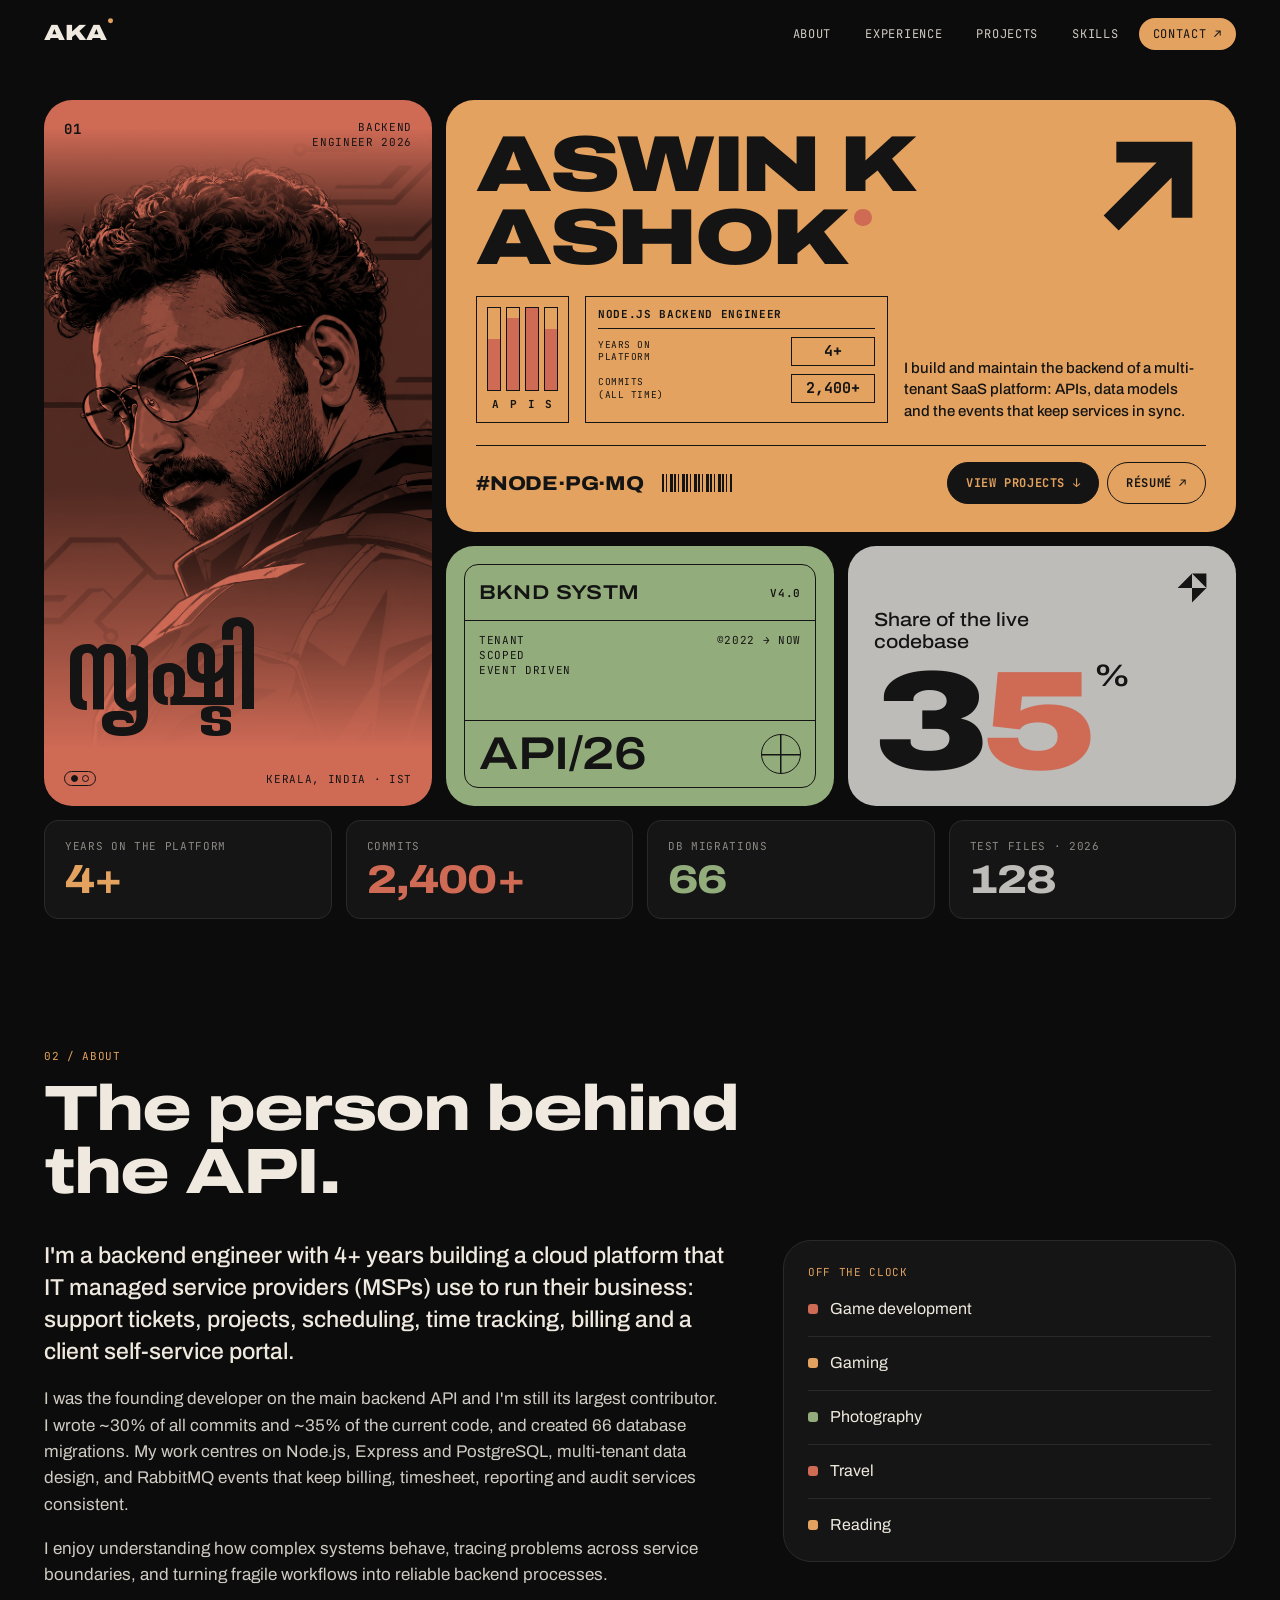
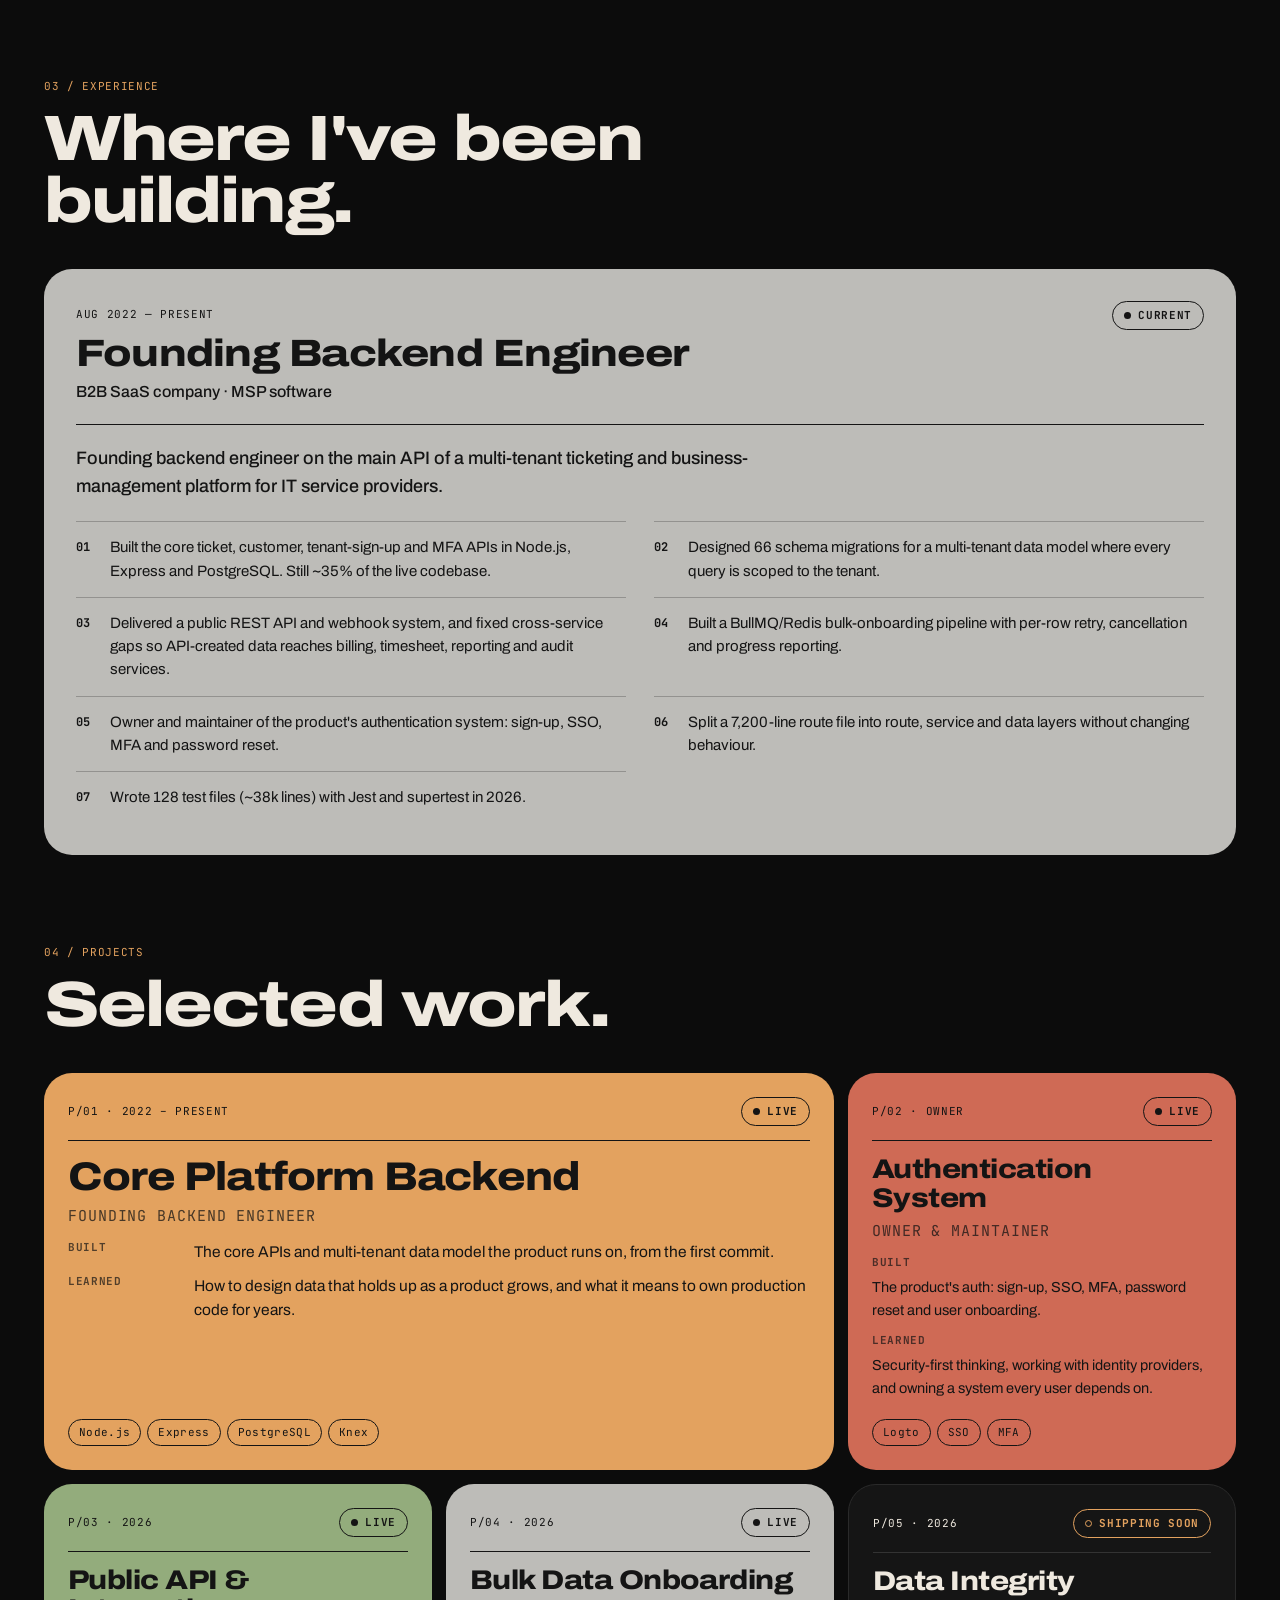
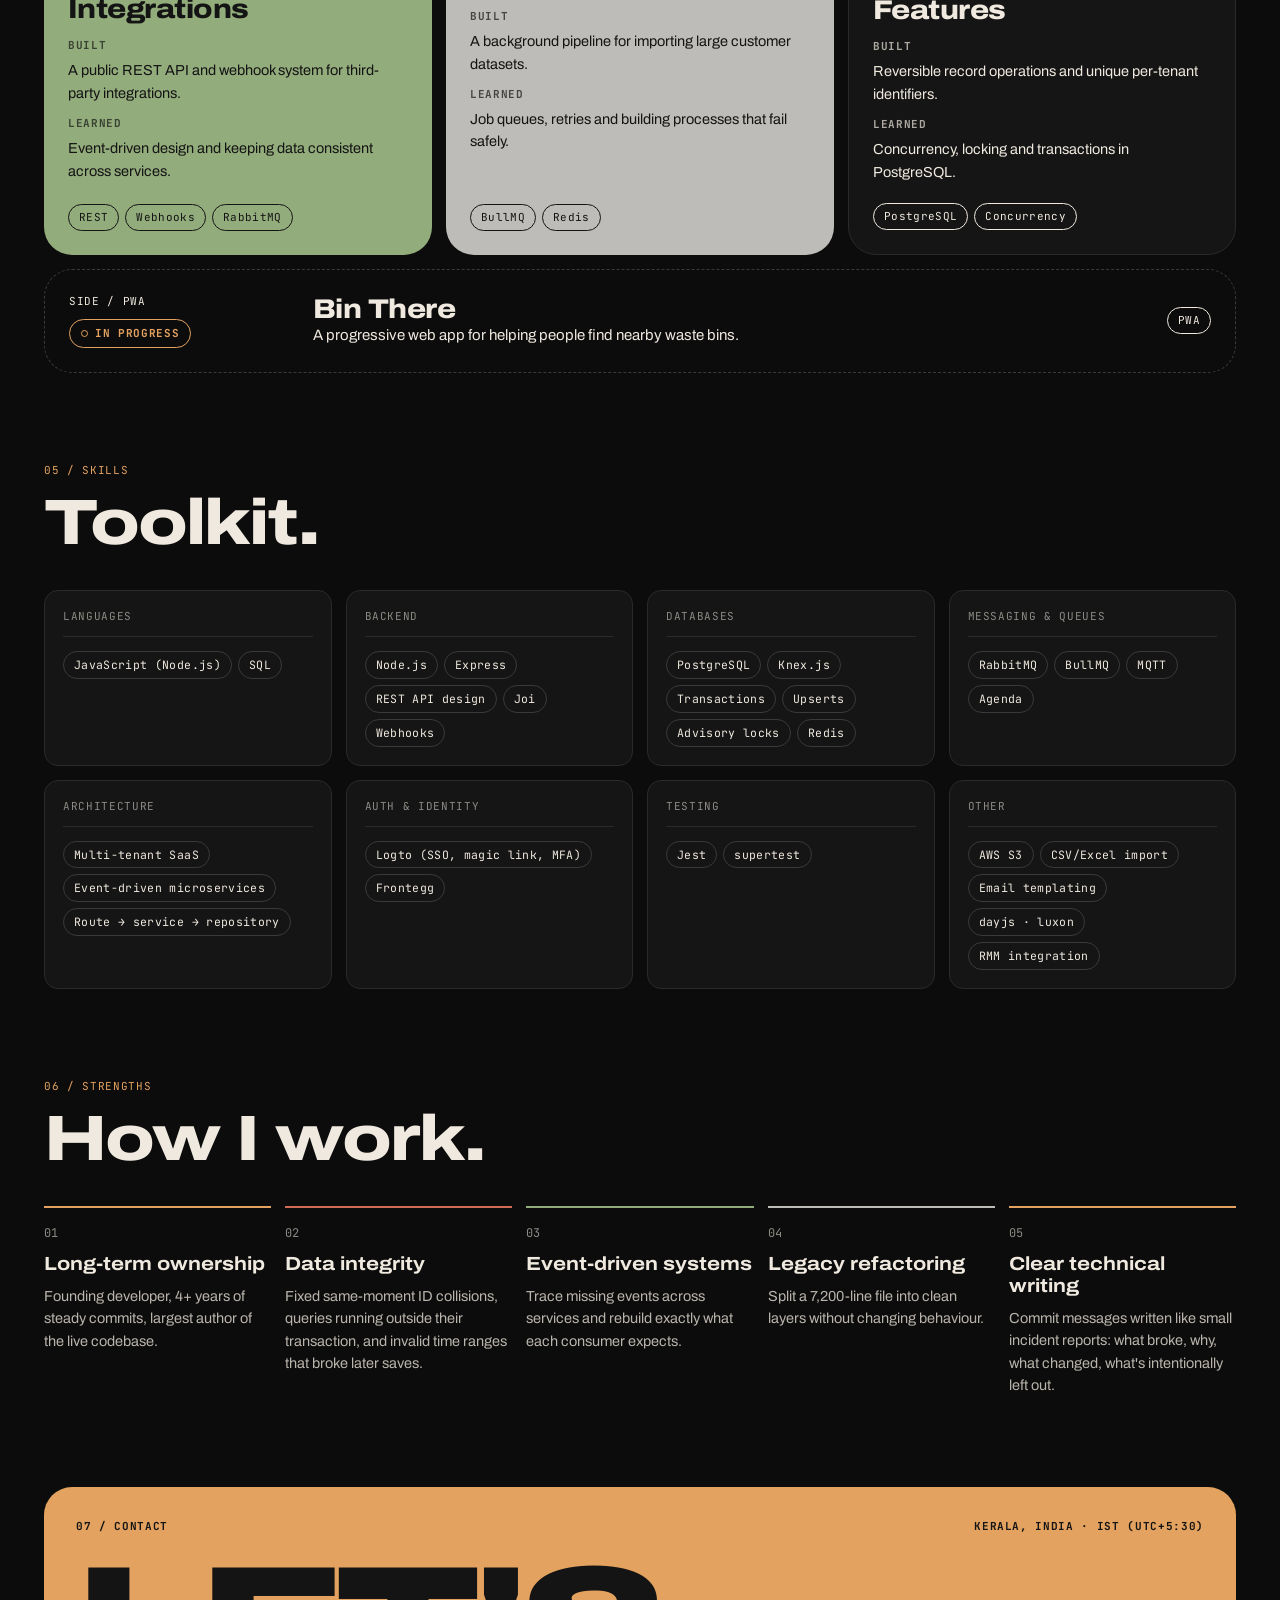
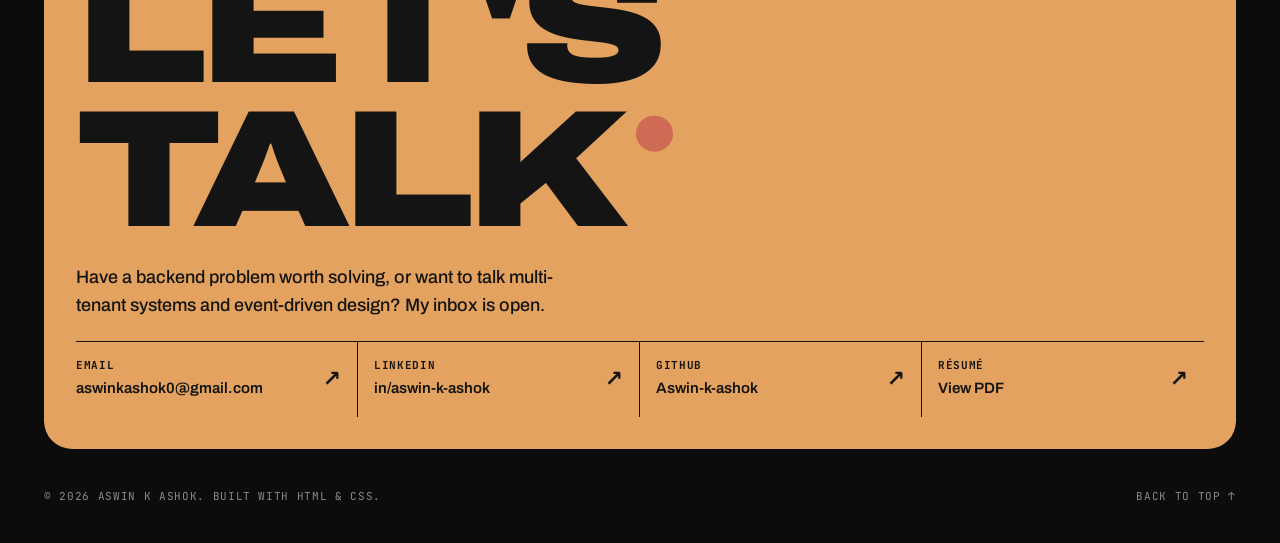
<file: index.html>
<!DOCTYPE html>
<html lang="en" class="no-js">

<head>
    <meta charset="UTF-8">
    <meta name="viewport" content="width=device-width, initial-scale=1.0">
    <title>Aswin K Ashok — Node.js Backend Engineer</title>
    <meta name="description"
        content="Aswin K Ashok is a Node.js backend engineer with 4+ years of experience building multi-tenant SaaS platforms, APIs, PostgreSQL data models and event-driven services.">
    <meta name="theme-color" content="#0c0c0c">
    <link rel="icon"
        href="data:image/svg+xml,%3Csvg xmlns='http://www.w3.org/2000/svg' viewBox='0 0 64 64'%3E%3Crect width='64' height='64' rx='14' fill='%23E3A25F'/%3E%3Ctext x='50%25' y='56%25' text-anchor='middle' dominant-baseline='middle' font-family='Arial Black,Arial' font-weight='900' font-size='30' fill='%23141414'%3EAK%3C/text%3E%3C/svg%3E">
    <link rel="preconnect" href="https://fonts.googleapis.com">
    <link rel="preconnect" href="https://fonts.gstatic.com" crossorigin>
    <link
        href="https://fonts.googleapis.com/css2?family=Archivo:wdth,wght@62..125,300..900&family=JetBrains+Mono:wght@400;500;700&family=Anek+Malayalam:wdth,wght@75..125,800&display=swap"
        rel="stylesheet">
    <link rel="stylesheet" href="style.css">
</head>

<body>

    <!-- ============ NAV ============ -->
    <header class="nav" id="top">
        <div class="wrap nav__inner">
            <a href="#hero" class="nav__logo">AKA<span class="dot"></span></a>
            <nav aria-label="Primary">
                <ul class="nav__menu" id="nav-menu">
                    <li><a href="#about">About</a></li>
                    <li><a href="#experience">Experience</a></li>
                    <li><a href="#projects">Projects</a></li>
                    <li><a href="#skills">Skills</a></li>
                    <li><a href="#contact" class="nav__cta">Contact ↗</a></li>
                </ul>
            </nav>
            <button class="nav__toggle" aria-label="Toggle menu" aria-expanded="false" aria-controls="nav-menu">
                <span></span><span></span>
            </button>
        </div>
    </header>

    <main>

        <!-- ============ HERO (bento) ============ --->
        <section class="hero wrap" id="hero">
            <div class="bento">

                <!-- Photo card -->
                <article class="card card--red hero__photo reveal">
                    <div class="card__meta">
                        <span class="mono">01</span>
                        <span class="mono right">Backend<br>Engineer 2026</span>
                    </div>
                    <img src="profile_pic.png" alt="Portrait of Aswin K Ashok" class="duotone">
                    <div class="glyph" lang="ml" aria-hidden="true">സൃഷ്ടി</div>
                    <div class="card__foot">
                        <span class="pill-dots"><i></i><i></i></span>
                        <span class="mono">Kerala, India · IST</span>
                    </div>
                </article>

                <!-- Name card -->
                <article class="card card--orange hero__name reveal">
                    <div class="hero__top">
                        <h1 class="wordmark">ASWIN K<br>ASHOK<span class="dot dot--red"></span></h1>
                        <svg class="arrow" viewBox="0 0 100 100" aria-hidden="true">
                            <path d="M22 12 H88 V78 H70 V43 L24 89 L11 76 L57 30 H22 Z" />
                        </svg>
                    </div>

                    <div class="hero__mid">
                        <div class="gauge" aria-hidden="true">
                            <div class="gauge__bars">
                                <span style="--h:62%"></span><span style="--h:88%"></span><span
                                    style="--h:100%"></span><span style="--h:74%"></span>
                            </div>
                            <div class="gauge__labels mono"><span>A</span><span>P</span><span>I</span><span>S</span>
                            </div>
                        </div>
                        <div class="readout">
                            <div class="readout__head mono">NODE.JS BACKEND ENGINEER</div>
                            <div class="readout__row">
                                <span class="mono">YEARS ON<br>PLATFORM</span>
                                <span class="readout__val">4+</span>
                            </div>
                            <div class="readout__row">
                                <span class="mono">COMMITS<br>(ALL TIME)</span>
                                <span class="readout__val">2,400+</span>
                            </div>
                        </div>
                        <p class="hero__tagline">I build and maintain the backend of a multi-tenant SaaS platform:
                            APIs, data models and the events that keep services in sync.</p>
                    </div>

                    <div class="hero__bottom">
                        <span class="code">#NODE·PG·MQ</span>
                        <span class="barcode" aria-hidden="true"></span>
                        <div class="hero__ctas">
                            <a href="#projects" class="btn btn--dark">View Projects ↓</a>
                            <a href="Aswin-K-Ashok-Resume.pdf"
                                class="btn btn--line" target="_blank" rel="noopener">Résumé ↗</a>
                        </div>
                    </div>
                </article>

                <!-- System card -->
                <a href="#experience" class="card card--green hero__sys reveal">
                    <div class="sys__panel">
                        <div class="sys__title">
                            <span>BKND SYSTM</span>
                            <span class="mono">v4.0</span>
                        </div>
                        <div class="sys__body">
                            <span class="mono">TENANT<br>SCOPED<br>EVENT DRIVEN</span>
                            <span class="mono">©2022 → NOW</span>
                        </div>
                        <div class="sys__foot">
                            <span class="sys__big">API/26</span>
                            <span class="sys__icon" aria-hidden="true"></span>
                        </div>
                    </div>
                </a>

                <!-- Number card -->
                <article class="card card--grey hero__num reveal">
                    <svg class="mark" viewBox="0 0 40 40" aria-hidden="true">
                        <path d="M20 4 L36 4 L36 20 Z M4 20 L20 4 L20 20 Z M20 20 L36 20 L20 36 Z" />
                    </svg>
                    <p class="num__label">Share of the live<br>codebase</p>
                    <div class="num__big">3<span>5</span><sup>%</sup></div>
                </article>
            </div>
        </section>

        <!-- ============ STATS ============ -->
        <section class="stats wrap" id="stats" aria-label="Key numbers">
            <div class="stat reveal"><span class="mono">YEARS ON THE PLATFORM</span><strong>4+</strong></div>
            <div class="stat reveal"><span class="mono">COMMITS</span><strong>2,400+</strong></div>
            <div class="stat reveal"><span class="mono">DB MIGRATIONS</span><strong>66</strong></div>
            <div class="stat reveal"><span class="mono">TEST FILES · 2026</span><strong>128</strong></div>
        </section>

        <!-- ============ ABOUT ============ -->
        <section class="section wrap" id="about">
            <header class="section__head reveal">
                <span class="mono tag">02 / ABOUT</span>
                <h2>The person behind<br>the API.</h2>
            </header>
            <div class="about">
                <div class="about__text reveal">
                    <p class="lead">I'm a backend engineer with 4+ years building a cloud platform that IT managed
                        service providers (MSPs) use to run their business: support tickets, projects, scheduling,
                        time tracking, billing and a client self-service portal.</p>
                    <p>I was the founding developer on the main backend API and I'm still its largest contributor. I
                        wrote ~30% of all commits and ~35% of the current code, and created 66 database migrations.
                        My work centres on Node.js, Express and PostgreSQL, multi-tenant data design, and RabbitMQ
                        events that keep billing, timesheet, reporting and audit services consistent.</p>
                    <p>I enjoy understanding how complex systems behave, tracing problems across service
                        boundaries, and turning fragile workflows into reliable backend processes.</p>
                </div>
                <aside class="card card--dark about__side reveal">
                    <span class="mono tag">OFF THE CLOCK</span>
                    <ul class="interests">
                        <li><span class="sq sq--red"></span>Game development</li>
                        <li><span class="sq sq--orange"></span>Gaming</li>
                        <li><span class="sq sq--green"></span>Photography</li>
                        <li><span class="sq sq--red"></span>Travel</li>
                        <li><span class="sq sq--orange"></span>Reading</li>
                    </ul>
                </aside>
            </div>
        </section>

        <!-- ============ EXPERIENCE ============ -->
        <section class="section wrap" id="experience">
            <header class="section__head reveal">
                <span class="mono tag">03 / EXPERIENCE</span>
                <h2>Where I've been<br>building.</h2>
            </header>

            <article class="card card--grey job reveal">
                <div class="job__head">
                    <div>
                        <span class="mono">AUG 2022 — PRESENT</span>
                        <h3>Founding Backend Engineer</h3>
                        <p class="job__co">B2B SaaS company · MSP software</p>
                    </div>
                    <span class="badge"><i></i>Current</span>
                </div>
                <p class="job__summary">Founding backend engineer on the main API of a multi-tenant ticketing and
                    business-management platform for IT service providers.</p>
                <ol class="job__list">
                    <li>Built the core ticket, customer, tenant-sign-up and MFA APIs in Node.js, Express and
                        PostgreSQL. Still ~35% of the live codebase.</li>
                    <li>Designed 66 schema migrations for a multi-tenant data model where every query is scoped to
                        the tenant.</li>
                    <li>Delivered a public REST API and webhook system, and fixed cross-service gaps so API-created
                        data reaches billing, timesheet, reporting and audit services.</li>
                    <li>Built a BullMQ/Redis bulk-onboarding pipeline with per-row retry, cancellation and progress
                        reporting.</li>
                    <li>Owner and maintainer of the product's authentication system: sign-up, SSO, MFA and password reset.</li>
                    <li>Split a 7,200-line route file into route, service and data layers without changing
                        behaviour.</li>
                    <li>Wrote 128 test files (~38k lines) with Jest and supertest in 2026.</li>
                </ol>
            </article>
        </section>

        <!-- ============ PROJECTS ============ -->
        <section class="section wrap" id="projects">
            <header class="section__head reveal">
                <span class="mono tag">04 / PROJECTS</span>
                <h2>Selected work.</h2>
            </header>

            <div class="projects">

                <article class="card card--orange proj proj--wide reveal">
                    <div class="proj__meta">
                        <span class="mono">P/01 · 2022 – PRESENT</span>
                        <span class="badge"><i></i>Live</span>
                    </div>
                    <h3>Core Platform Backend</h3>
                    <p class="proj__role mono">Founding backend engineer</p>
                    <dl>
                        <dt class="mono">Built</dt>
                        <dd>The core APIs and multi-tenant data model the product runs on, from the first commit.</dd>
                        <dt class="mono">Learned</dt>
                        <dd>How to design data that holds up as a product grows, and what it means to own production
                            code for years.</dd>
                    </dl>
                    <ul class="tags">
                        <li>Node.js</li><li>Express</li><li>PostgreSQL</li><li>Knex</li>
                    </ul>
                </article>

                <article class="card card--red proj reveal">
                    <div class="proj__meta">
                        <span class="mono">P/02 · OWNER</span>
                        <span class="badge"><i></i>Live</span>
                    </div>
                    <h3>Authentication System</h3>
                    <p class="proj__role mono">Owner &amp; maintainer</p>
                    <dl>
                        <dt class="mono">Built</dt>
                        <dd>The product's auth: sign-up, SSO, MFA, password reset and user onboarding.</dd>
                        <dt class="mono">Learned</dt>
                        <dd>Security-first thinking, working with identity providers, and owning a system every user
                            depends on.</dd>
                    </dl>
                    <ul class="tags">
                        <li>Logto</li><li>SSO</li><li>MFA</li>
                    </ul>
                </article>

                <article class="card card--green proj reveal">
                    <div class="proj__meta">
                        <span class="mono">P/03 · 2026</span>
                        <span class="badge"><i></i>Live</span>
                    </div>
                    <h3>Public API &amp; Integrations</h3>
                    <dl>
                        <dt class="mono">Built</dt>
                        <dd>A public REST API and webhook system for third-party integrations.</dd>
                        <dt class="mono">Learned</dt>
                        <dd>Event-driven design and keeping data consistent across services.</dd>
                    </dl>
                    <ul class="tags">
                        <li>REST</li><li>Webhooks</li><li>RabbitMQ</li>
                    </ul>
                </article>

                <article class="card card--grey proj reveal">
                    <div class="proj__meta">
                        <span class="mono">P/04 · 2026</span>
                        <span class="badge"><i></i>Live</span>
                    </div>
                    <h3>Bulk Data Onboarding</h3>
                    <dl>
                        <dt class="mono">Built</dt>
                        <dd>A background pipeline for importing large customer datasets.</dd>
                        <dt class="mono">Learned</dt>
                        <dd>Job queues, retries and building processes that fail safely.</dd>
                    </dl>
                    <ul class="tags">
                        <li>BullMQ</li><li>Redis</li>
                    </ul>
                </article>

                <article class="card card--dark proj reveal">
                    <div class="proj__meta">
                        <span class="mono">P/05 · 2026</span>
                        <span class="badge badge--wip"><i></i>Shipping soon</span>
                    </div>
                    <h3>Data Integrity Features</h3>
                    <dl>
                        <dt class="mono">Built</dt>
                        <dd>Reversible record operations and unique per-tenant identifiers.</dd>
                        <dt class="mono">Learned</dt>
                        <dd>Concurrency, locking and transactions in PostgreSQL.</dd>
                    </dl>
                    <ul class="tags">
                        <li>PostgreSQL</li><li>Concurrency</li>
                    </ul>
                </article>

                <article class="card card--outline proj proj--side reveal">
                    <div class="proj__meta">
                        <span class="mono">SIDE / PWA</span>
                        <span class="badge badge--wip"><i></i>In progress</span>
                    </div>
                    <div>
                        <h3>Bin There</h3>
                        <p>A progressive web app for helping people find nearby waste bins.</p>
                    </div>
                    <ul class="tags">
                        <li>PWA</li>
                    </ul>
                </article>
            </div>
        </section>

        <!-- ============ SKILLS ============ -->
        <section class="section wrap" id="skills">
            <header class="section__head reveal">
                <span class="mono tag">05 / SKILLS</span>
                <h2>Toolkit.</h2>
            </header>

            <div class="skills">
                <div class="skill reveal"><span class="mono">Languages</span>
                    <ul class="tags"><li>JavaScript (Node.js)</li><li>SQL</li></ul>
                </div>
                <div class="skill reveal"><span class="mono">Backend</span>
                    <ul class="tags"><li>Node.js</li><li>Express</li><li>REST API design</li><li>Joi</li><li>Webhooks</li></ul>
                </div>
                <div class="skill reveal"><span class="mono">Databases</span>
                    <ul class="tags"><li>PostgreSQL</li><li>Knex.js</li><li>Transactions</li><li>Upserts</li><li>Advisory locks</li><li>Redis</li></ul>
                </div>
                <div class="skill reveal"><span class="mono">Messaging &amp; Queues</span>
                    <ul class="tags"><li>RabbitMQ</li><li>BullMQ</li><li>MQTT</li><li>Agenda</li></ul>
                </div>
                <div class="skill reveal"><span class="mono">Architecture</span>
                    <ul class="tags"><li>Multi-tenant SaaS</li><li>Event-driven microservices</li><li>Route → service → repository</li></ul>
                </div>
                <div class="skill reveal"><span class="mono">Auth &amp; Identity</span>
                    <ul class="tags"><li>Logto (SSO, magic link, MFA)</li><li>Frontegg</li></ul>
                </div>
                <div class="skill reveal"><span class="mono">Testing</span>
                    <ul class="tags"><li>Jest</li><li>supertest</li></ul>
                </div>
                <div class="skill reveal"><span class="mono">Other</span>
                    <ul class="tags"><li>AWS S3</li><li>CSV/Excel import</li><li>Email templating</li><li>dayjs · luxon</li><li>RMM integration</li></ul>
                </div>
            </div>
        </section>

        <!-- ============ HIGHLIGHTS ============ -->
        <section class="section wrap" id="highlights">
            <header class="section__head reveal">
                <span class="mono tag">06 / STRENGTHS</span>
                <h2>How I work.</h2>
            </header>
            <div class="highlights">
                <div class="hl reveal"><span class="hl__n">01</span>
                    <h3>Long-term ownership</h3>
                    <p>Founding developer, 4+ years of steady commits, largest author of the live codebase.</p>
                </div>
                <div class="hl reveal"><span class="hl__n">02</span>
                    <h3>Data integrity</h3>
                    <p>Fixed same-moment ID collisions, queries running outside their transaction, and invalid time
                        ranges that broke later saves.</p>
                </div>
                <div class="hl reveal"><span class="hl__n">03</span>
                    <h3>Event-driven systems</h3>
                    <p>Trace missing events across services and rebuild exactly what each consumer expects.</p>
                </div>
                <div class="hl reveal"><span class="hl__n">04</span>
                    <h3>Legacy refactoring</h3>
                    <p>Split a 7,200-line file into clean layers without changing behaviour.</p>
                </div>
                <div class="hl reveal"><span class="hl__n">05</span>
                    <h3>Clear technical writing</h3>
                    <p>Commit messages written like small incident reports: what broke, why, what changed, what's
                        intentionally left out.</p>
                </div>
            </div>
        </section>

        <!-- ============ CONTACT ============ -->
        <section class="section wrap" id="contact">
            <div class="card card--orange contact reveal">
                <div class="contact__top">
                    <span class="mono">07 / CONTACT</span>
                    <span class="mono">KERALA, INDIA · IST (UTC+5:30)</span>
                </div>
                <h2 class="contact__title">LET'S<br>TALK<span class="dot dot--red"></span></h2>
                <p class="contact__blurb">Have a backend problem worth solving, or want to talk multi-tenant
                    systems and event-driven design? My inbox is open.</p>
                <div class="contact__links">
                    <a href="mailto:aswinkashok0@gmail.com" class="clink">
                        <span class="mono">EMAIL</span><span>aswinkashok0@gmail.com</span><b>↗</b>
                    </a>
                    <a href="https://www.linkedin.com/in/aswin-k-ashok/" target="_blank" rel="noopener" class="clink">
                        <span class="mono">LINKEDIN</span><span>in/aswin-k-ashok</span><b>↗</b>
                    </a>
                    <a href="https://github.com/Aswin-k-ashok" target="_blank" rel="noopener" class="clink">
                        <span class="mono">GITHUB</span><span>Aswin-k-ashok</span><b>↗</b>
                    </a>
                    <a href="Aswin-K-Ashok-Resume.pdf"
                        target="_blank" rel="noopener" class="clink">
                        <span class="mono">RÉSUMÉ</span><span>View PDF</span><b>↗</b>
                    </a>
                </div>
            </div>
        </section>

    </main>

    <footer class="footer wrap">
        <span class="mono">© 2026 Aswin K Ashok. Built with HTML &amp; CSS.</span>
        <a href="#hero" class="mono">Back to top ↑</a>
    </footer>

    <script src="script.js"></script>
</body>

</html>
</file>
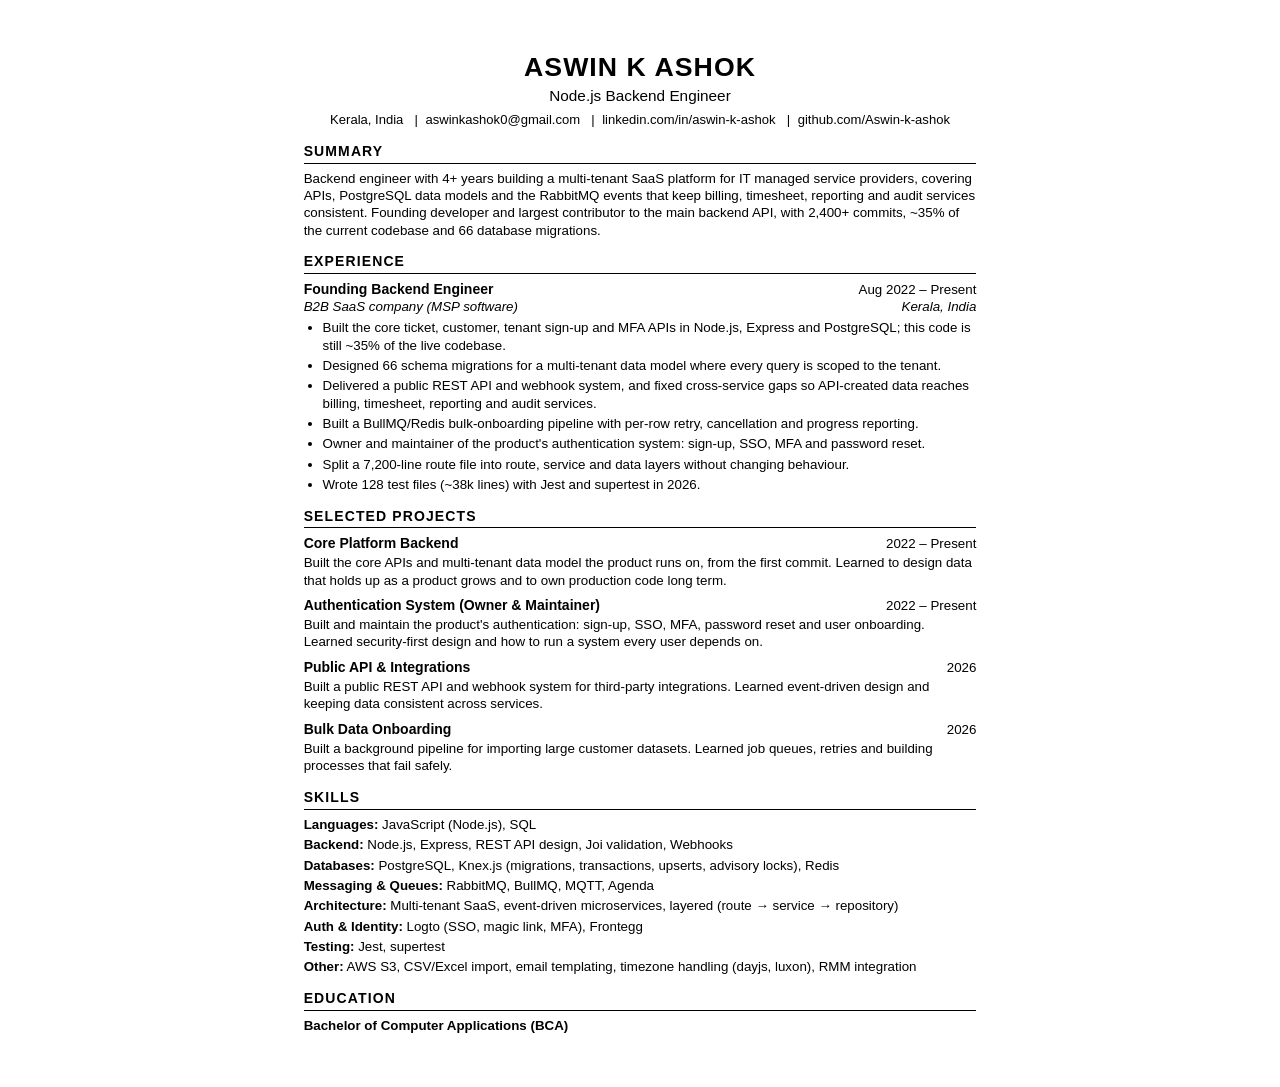
<file: resume.html>
<!DOCTYPE html>
<html lang="en">

<head>
    <meta charset="UTF-8">
    <meta name="viewport" content="width=device-width, initial-scale=1.0">
    <title>Aswin K Ashok — Résumé</title>
    <style>
        @page {
            size: A4;
            margin: 12mm 15mm;
        }

        * {
            margin: 0;
            padding: 0;
            box-sizing: border-box;
        }

        body {
            font-family: Calibri, "Segoe UI", Arial, Helvetica, sans-serif;
            font-size: 10pt;
            line-height: 1.3;
            color: #000;
            background: #fff;
        }

        .page {
            max-width: 178mm;
            margin: 0 auto;
        }

        @media screen {
            body { padding: 14mm 0; }
        }

        a {
            color: #000;
            text-decoration: none;
        }

        header {
            text-align: center;
            margin-bottom: 3mm;
        }

        h1 {
            font-size: 20pt;
            font-weight: 700;
            letter-spacing: 0.04em;
            line-height: 1.1;
        }

        .title {
            font-size: 11.5pt;
            margin-top: 1mm;
        }

        .contact {
            margin-top: 1.5mm;
            font-size: 9.8pt;
        }

        .contact span + span::before {
            content: "|";
            margin: 0 2mm;
        }

        h2 {
            font-size: 10.5pt;
            font-weight: 700;
            text-transform: uppercase;
            letter-spacing: 0.08em;
            border-bottom: 1px solid #000;
            padding-bottom: 0.6mm;
            margin: 3.6mm 0 1.6mm;
        }

        .row {
            display: flex;
            justify-content: space-between;
            align-items: baseline;
            gap: 4mm;
        }

        h3 {
            font-size: 10.5pt;
            font-weight: 700;
        }

        .meta {
            font-style: italic;
        }

        ul {
            margin: 1mm 0 0 5mm;
        }

        li {
            margin-bottom: 0.8mm;
        }

        .item {
            margin-bottom: 2mm;
        }

        .item p {
            margin-top: 0.4mm;
        }

        .skills p {
            margin-bottom: 0.8mm;
        }
    </style>
</head>

<body>
    <div class="page">

        <header>
            <h1>ASWIN K ASHOK</h1>
            <div class="title">Node.js Backend Engineer</div>
            <div class="contact">
                <span>Kerala, India</span>
                <span><a href="mailto:aswinkashok0@gmail.com">aswinkashok0@gmail.com</a></span>
                <span><a href="https://www.linkedin.com/in/aswin-k-ashok/">linkedin.com/in/aswin-k-ashok</a></span>
                <span><a href="https://github.com/Aswin-k-ashok">github.com/Aswin-k-ashok</a></span>
            </div>
        </header>

        <h2>Summary</h2>
        <p>Backend engineer with 4+ years building a multi-tenant SaaS platform for IT managed service providers,
            covering APIs, PostgreSQL data models and the RabbitMQ events that keep billing, timesheet, reporting and
            audit services consistent. Founding developer and largest contributor to the main backend API, with
            2,400+ commits, ~35% of the current codebase and 66 database migrations.</p>

        <h2>Experience</h2>
        <div class="item">
            <div class="row">
                <h3>Founding Backend Engineer</h3>
                <span>Aug 2022 – Present</span>
            </div>
            <div class="row">
                <span class="meta">B2B SaaS company (MSP software)</span>
                <span class="meta">Kerala, India</span>
            </div>
            <ul>
                <li>Built the core ticket, customer, tenant sign-up and MFA APIs in Node.js, Express and PostgreSQL;
                    this code is still ~35% of the live codebase.</li>
                <li>Designed 66 schema migrations for a multi-tenant data model where every query is scoped to the
                    tenant.</li>
                <li>Delivered a public REST API and webhook system, and fixed cross-service gaps so API-created data
                    reaches billing, timesheet, reporting and audit services.</li>
                <li>Built a BullMQ/Redis bulk-onboarding pipeline with per-row retry, cancellation and progress
                    reporting.</li>
                <li>Owner and maintainer of the product's authentication system: sign-up, SSO, MFA and password reset.</li>
                <li>Split a 7,200-line route file into route, service and data layers without changing behaviour.
                </li>
                <li>Wrote 128 test files (~38k lines) with Jest and supertest in 2026.</li>
            </ul>
        </div>

        <h2>Selected Projects</h2>
        <div class="item">
            <div class="row">
                <h3>Core Platform Backend</h3>
                <span>2022 – Present</span>
            </div>
            <p>Built the core APIs and multi-tenant data model the product runs on, from the first commit. Learned
                to design data that holds up as a product grows and to own production code long term.</p>
        </div>
        <div class="item">
            <div class="row">
                <h3>Authentication System (Owner &amp; Maintainer)</h3>
                <span>2022 – Present</span>
            </div>
            <p>Built and maintain the product's authentication: sign-up, SSO, MFA, password reset and user
                onboarding. Learned security-first design and how to run a system every user depends on.</p>
        </div>
        <div class="item">
            <div class="row">
                <h3>Public API &amp; Integrations</h3>
                <span>2026</span>
            </div>
            <p>Built a public REST API and webhook system for third-party integrations. Learned event-driven design
                and keeping data consistent across services.</p>
        </div>
        <div class="item">
            <div class="row">
                <h3>Bulk Data Onboarding</h3>
                <span>2026</span>
            </div>
            <p>Built a background pipeline for importing large customer datasets. Learned job queues, retries and
                building processes that fail safely.</p>
        </div>

        <h2>Skills</h2>
        <div class="skills">
            <p><b>Languages:</b> JavaScript (Node.js), SQL</p>
            <p><b>Backend:</b> Node.js, Express, REST API design, Joi validation, Webhooks</p>
            <p><b>Databases:</b> PostgreSQL, Knex.js (migrations, transactions, upserts, advisory locks), Redis</p>
            <p><b>Messaging &amp; Queues:</b> RabbitMQ, BullMQ, MQTT, Agenda</p>
            <p><b>Architecture:</b> Multi-tenant SaaS, event-driven microservices, layered (route → service →
                repository)</p>
            <p><b>Auth &amp; Identity:</b> Logto (SSO, magic link, MFA), Frontegg</p>
            <p><b>Testing:</b> Jest, supertest</p>
            <p><b>Other:</b> AWS S3, CSV/Excel import, email templating, timezone handling (dayjs, luxon), RMM
                integration</p>
        </div>

        <h2>Education</h2>
        <p><b>Bachelor of Computer Applications (BCA)</b></p>

    </div>
</body>

</html>
</file>
<file: style.css>
/* =========================================================
   Aswin K Ashok — portfolio
   Retro-cyberpunk bento: black canvas, warm panel colours,
   wide grotesk display type + mono micro-labels.
   ========================================================= */

/* Uroob by Swathanthra Malayalam Computing (SIL OFL) */
@font-face {
    font-family: "Uroob";
    src: url("fonts/Uroob-Regular.woff2") format("woff2");
    font-weight: 400;
    font-display: swap;
}

:root {
    --bg: #0c0c0c;
    --bg-2: #151515;
    --line-dark: #2a2a2a;
    --ink: #141414;
    --paper: #efe9df;
    --muted: #8d8a85;

    --red: #cf6a55;
    --orange: #e3a25f;
    --green: #93ac7c;
    --grey: #bdbcb8;

    --radius: 28px;
    --radius-sm: 14px;
    --gap: 14px;

    --display: "Archivo", "Arial Black", system-ui, sans-serif;
    --mono: "JetBrains Mono", ui-monospace, "SFMono-Regular", Consolas, monospace;
}

*,
*::before,
*::after {
    margin: 0;
    padding: 0;
    box-sizing: border-box;
}

html {
    scroll-behavior: smooth;
    scroll-padding-top: 90px;
}

body {
    background: var(--bg);
    color: var(--paper);
    font-family: var(--display);
    font-stretch: 100%;
    font-size: 16px;
    line-height: 1.55;
    -webkit-font-smoothing: antialiased;
    overflow-x: hidden;
}

img {
    display: block;
    max-width: 100%;
}

a {
    color: inherit;
    text-decoration: none;
}

ul,
ol {
    list-style: none;
}

::selection {
    background: var(--orange);
    color: var(--ink);
}

:focus-visible {
    outline: 2px solid var(--orange);
    outline-offset: 3px;
    border-radius: 6px;
}

.wrap {
    width: 100%;
    max-width: 1240px;
    margin: 0 auto;
    padding: 0 24px;
}

.mono {
    font-family: var(--mono);
    font-size: 11px;
    letter-spacing: 0.06em;
    text-transform: uppercase;
    line-height: 1.35;
}

.right {
    text-align: right;
}

.dot {
    display: inline-block;
    width: 0.22em;
    height: 0.22em;
    border-radius: 50%;
    background: var(--orange);
    margin-left: 0.08em;
    vertical-align: top;
    transform: translateY(0.1em);
}

.dot--red {
    background: var(--red);
}

/* ---------------- Cards ---------------- */

.card {
    position: relative;
    border-radius: var(--radius);
    padding: 24px;
    color: var(--ink);
    overflow: hidden;
}

.card--red { background: var(--red); }
.card--orange { background: var(--orange); }
.card--green { background: var(--green); }
.card--grey { background: var(--grey); }

.card--dark {
    background: var(--bg-2);
    color: var(--paper);
    border: 1px solid var(--line-dark);
}

.card--outline {
    background: transparent;
    color: var(--paper);
    border: 1.5px dashed #3a3a3a;
}

/* ---------------- Nav ---------------- */

.nav {
    position: fixed;
    inset: 0 0 auto 0;
    z-index: 50;
    padding: 16px 0;
    transition: background 0.3s, backdrop-filter 0.3s, padding 0.3s;
}

.nav.is-scrolled {
    background: rgba(12, 12, 12, 0.78);
    backdrop-filter: blur(12px);
    -webkit-backdrop-filter: blur(12px);
    padding: 10px 0;
    border-bottom: 1px solid var(--line-dark);
}

.nav__inner {
    display: flex;
    align-items: center;
    justify-content: space-between;
}

.nav__logo {
    font-weight: 900;
    font-stretch: 125%;
    font-size: 22px;
    letter-spacing: -0.01em;
}

.nav__menu {
    display: flex;
    align-items: center;
    gap: 6px;
}

.nav__menu a {
    font-family: var(--mono);
    font-size: 12px;
    text-transform: uppercase;
    letter-spacing: 0.06em;
    padding: 8px 14px;
    border-radius: 999px;
    color: #cfcac2;
    transition: background 0.2s, color 0.2s;
}

.nav__menu a:hover {
    background: #1f1f1f;
    color: var(--paper);
}

.nav__menu .nav__cta {
    background: var(--orange);
    color: var(--ink);
}

.nav__menu .nav__cta:hover {
    background: var(--paper);
    color: var(--ink);
}

.nav__toggle {
    display: none;
    width: 44px;
    height: 44px;
    border-radius: 50%;
    border: 1px solid #333;
    background: var(--bg-2);
    cursor: pointer;
    flex-direction: column;
    align-items: center;
    justify-content: center;
    gap: 6px;
}

.nav__toggle span {
    display: block;
    width: 18px;
    height: 2px;
    background: var(--paper);
    transition: transform 0.25s;
}

.nav__toggle[aria-expanded="true"] span:first-child { transform: translateY(4px) rotate(45deg); }
.nav__toggle[aria-expanded="true"] span:last-child { transform: translateY(-4px) rotate(-45deg); }

/* ---------------- Hero bento ---------------- */

.hero {
    padding-top: 100px;
    padding-bottom: var(--gap);
}

.bento {
    display: grid;
    grid-template-columns: repeat(12, 1fr);
    grid-template-rows: auto minmax(260px, auto);
    gap: var(--gap);
}

.hero__photo { grid-column: 1 / 5; grid-row: 1 / 3; }
.hero__name { grid-column: 5 / 13; grid-row: 1; }
.hero__sys { grid-column: 5 / 9; grid-row: 2; }
.hero__num { grid-column: 9 / 13; grid-row: 2; }

/* Photo card */
.hero__photo {
    display: flex;
    flex-direction: column;
    min-height: 560px;
    padding: 20px;
}

.card__meta,
.card__foot {
    display: flex;
    justify-content: space-between;
    align-items: flex-start;
    position: relative;
    z-index: 2;
}

.card__meta .mono:first-child {
    font-size: 14px;
    font-weight: 700;
}

.duotone {
    position: absolute;
    inset: 0;
    width: 100%;
    height: 100%;
    object-fit: cover;
    object-position: 50% 20%;
    filter: grayscale(1) contrast(1.25) brightness(1.05);
    mix-blend-mode: multiply;
    -webkit-mask-image: linear-gradient(to bottom, transparent 4%, #000 18%, #000 55%, transparent 92%);
    mask-image: linear-gradient(to bottom, transparent 4%, #000 18%, #000 55%, transparent 92%);
}

.glyph {
    position: relative;
    z-index: 2;
    margin-top: auto;
    /* previous: "Anek Malayalam", font-stretch 125%, weight 800, clamp(56px, 7vw, 92px) */
    font-family: "Uroob", "Anek Malayalam", var(--display);
    font-weight: 400;
    font-size: clamp(84px, 10.5vw, 140px);
    line-height: 1.05;
    color: var(--ink);
    letter-spacing: -0.02em;
}

.card__foot {
    margin-top: 10px;
    align-items: center;
}

.pill-dots {
    display: inline-flex;
    gap: 4px;
    border: 1.5px solid var(--ink);
    border-radius: 999px;
    padding: 3px 6px;
}

.pill-dots i {
    width: 7px;
    height: 7px;
    border-radius: 50%;
    border: 1.5px solid var(--ink);
}

.pill-dots i:first-child { background: var(--ink); }

/* Name card */
.hero__name {
    display: flex;
    flex-direction: column;
    gap: 22px;
    padding: 28px 30px;
}

.hero__top {
    display: flex;
    justify-content: space-between;
    align-items: flex-start;
    gap: 20px;
}

.wordmark {
    font-weight: 900;
    font-stretch: 125%;
    font-size: clamp(40px, 6.2vw, 84px);
    line-height: 0.92;
    letter-spacing: -0.03em;
}

.arrow {
    width: clamp(64px, 9vw, 120px);
    flex-shrink: 0;
    fill: var(--ink);
    transition: transform 0.4s cubic-bezier(.2, .8, .2, 1);
}

.hero__name:hover .arrow {
    transform: translate(6px, -6px);
}

.hero__mid {
    display: grid;
    grid-template-columns: auto 1fr 1fr;
    gap: 16px;
    align-items: stretch;
}

.gauge {
    border: 1.5px solid var(--ink);
    padding: 10px;
    display: flex;
    flex-direction: column;
    gap: 6px;
}

.gauge__bars {
    display: flex;
    gap: 5px;
    height: 84px;
}

.gauge__bars span {
    position: relative;
    width: 14px;
    border: 1.5px solid var(--ink);
}

.gauge__bars span::after {
    content: "";
    position: absolute;
    left: 0;
    right: 0;
    bottom: 0;
    height: var(--h);
    background: var(--red);
    transform-origin: bottom;
    animation: fill 1.6s cubic-bezier(.2, .8, .2, 1) both;
}

.gauge__bars span:nth-child(2)::after { animation-delay: .1s; }
.gauge__bars span:nth-child(3)::after { animation-delay: .2s; }
.gauge__bars span:nth-child(4)::after { animation-delay: .3s; }

@keyframes fill {
    from { transform: scaleY(0); }
    to { transform: scaleY(1); }
}

.gauge__labels {
    display: flex;
    justify-content: space-around;
    font-weight: 700;
}

.readout {
    border: 1.5px solid var(--ink);
    padding: 10px 12px;
    display: flex;
    flex-direction: column;
    gap: 8px;
}

.readout__head {
    font-weight: 700;
    border-bottom: 1.5px solid var(--ink);
    padding-bottom: 6px;
}

.readout__row {
    display: flex;
    justify-content: space-between;
    align-items: center;
    gap: 10px;
}

.readout__row .mono {
    font-size: 9.5px;
}

.readout__val {
    font-family: var(--mono);
    font-weight: 700;
    font-size: 15px;
    border: 1.5px solid var(--ink);
    padding: 2px 10px;
    min-width: 84px;
    text-align: center;
}

.hero__tagline {
    font-size: 15px;
    line-height: 1.45;
    font-weight: 500;
    align-self: end;
}

.hero__bottom {
    display: flex;
    align-items: center;
    gap: 18px;
    border-top: 1.5px solid var(--ink);
    padding-top: 16px;
    flex-wrap: wrap;
}

.code {
    font-weight: 800;
    font-stretch: 112%;
    font-size: 20px;
    letter-spacing: -0.01em;
}

.barcode {
    width: 70px;
    height: 18px;
    background: repeating-linear-gradient(90deg,
            var(--ink) 0 2px, transparent 2px 4px,
            var(--ink) 4px 5px, transparent 5px 8px,
            var(--ink) 8px 11px, transparent 11px 12px);
}

.hero__ctas {
    margin-left: auto;
    display: flex;
    gap: 8px;
    flex-wrap: wrap;
}

.btn {
    font-family: var(--mono);
    font-size: 12px;
    font-weight: 700;
    letter-spacing: 0.05em;
    text-transform: uppercase;
    padding: 11px 18px;
    border-radius: 999px;
    border: 1.5px solid var(--ink);
    display: inline-flex;
    align-items: center;
    justify-content: center;
    gap: 6px;
    white-space: nowrap;
    transition: transform 0.2s, background 0.2s, color 0.2s;
}

.btn:hover { transform: translateY(-2px); }

.btn--dark {
    background: var(--ink);
    color: var(--orange);
}

.btn--line:hover {
    background: var(--ink);
    color: var(--orange);
}

/* System card */
.hero__sys {
    display: flex;
    padding: 18px;
    transition: transform 0.3s;
}

.hero__sys:hover { transform: translateY(-4px); }

.sys__panel {
    flex: 1;
    border: 1.5px solid var(--ink);
    border-radius: var(--radius-sm);
    display: flex;
    flex-direction: column;
}

.sys__title {
    display: flex;
    justify-content: space-between;
    align-items: center;
    padding: 12px 14px;
    border-bottom: 1.5px solid var(--ink);
    font-stretch: 118%;
    font-weight: 600;
    font-size: 20px;
    letter-spacing: 0.01em;
}

.sys__body {
    flex: 1;
    display: flex;
    justify-content: space-between;
    align-items: flex-start;
    padding: 12px 14px;
}

.sys__foot {
    display: flex;
    justify-content: space-between;
    align-items: center;
    border-top: 1.5px solid var(--ink);
    padding: 10px 14px;
}

.sys__big {
    font-stretch: 118%;
    font-weight: 600;
    font-size: clamp(30px, 3.6vw, 46px);
    line-height: 1;
    letter-spacing: -0.01em;
}

.sys__icon {
    width: 40px;
    height: 40px;
    border: 1.5px solid var(--ink);
    border-radius: 50%;
    background:
        linear-gradient(var(--ink), var(--ink)) center / 1.5px 100% no-repeat,
        linear-gradient(var(--ink), var(--ink)) center / 100% 1.5px no-repeat;
    transition: transform 0.6s;
}

.hero__sys:hover .sys__icon { transform: rotate(135deg); }

/* Number card */
.hero__num {
    display: flex;
    flex-direction: column;
    padding: 24px 26px;
}

.mark {
    width: 36px;
    align-self: flex-end;
    fill: var(--ink);
}

.num__label {
    margin-top: auto;
    font-stretch: 112%;
    font-size: 19px;
    line-height: 1.15;
    font-weight: 500;
}

.num__big {
    font-weight: 900;
    font-stretch: 125%;
    font-size: clamp(88px, 11vw, 150px);
    line-height: 0.85;
    letter-spacing: -0.04em;
    margin-top: 10px;
    display: flex;
    align-items: flex-start;
}

.num__big span { color: var(--red); }

.num__big sup {
    font-size: 0.22em;
    font-weight: 700;
    margin-left: 0.15em;
    letter-spacing: 0;
}

/* ---------------- Stats strip ---------------- */

.stats {
    display: grid;
    grid-template-columns: repeat(4, 1fr);
    gap: var(--gap);
    padding-bottom: 40px;
}

.stat {
    border: 1px solid var(--line-dark);
    border-radius: var(--radius-sm);
    padding: 18px 20px;
    display: flex;
    flex-direction: column;
    gap: 6px;
    background: var(--bg-2);
}

.stat .mono { color: var(--muted); }

.stat strong {
    font-weight: 800;
    font-stretch: 120%;
    font-size: clamp(28px, 3.4vw, 40px);
    line-height: 1;
    letter-spacing: -0.02em;
}

.stat:nth-child(1) strong { color: var(--orange); }
.stat:nth-child(2) strong { color: var(--red); }
.stat:nth-child(3) strong { color: var(--green); }
.stat:nth-child(4) strong { color: var(--grey); }

/* ---------------- Sections ---------------- */

.section {
    padding-top: 90px;
}

.section__head {
    display: flex;
    flex-direction: column;
    gap: 14px;
    margin-bottom: 36px;
}

.tag {
    color: var(--orange);
}

.section__head h2 {
    font-weight: 800;
    font-stretch: 125%;
    font-size: clamp(34px, 5vw, 64px);
    line-height: 0.98;
    letter-spacing: -0.03em;
}

/* About */
.about {
    display: grid;
    grid-template-columns: 1.6fr 1fr;
    gap: var(--gap);
    align-items: start;
}

.about__text {
    display: flex;
    flex-direction: column;
    gap: 18px;
    color: #cfcac2;
    font-size: 17px;
    max-width: 68ch;
}

.about__text .lead {
    color: var(--paper);
    font-size: clamp(19px, 2vw, 23px);
    line-height: 1.4;
    font-weight: 500;
}

.about__side {
    display: flex;
    flex-direction: column;
    gap: 18px;
}

.interests {
    display: flex;
    flex-direction: column;
    gap: 14px;
}

.interests li {
    display: flex;
    gap: 12px;
    align-items: baseline;
    font-size: 16px;
    padding-bottom: 14px;
    border-bottom: 1px solid var(--line-dark);
}

.interests li:last-child { border-bottom: 0; padding-bottom: 0; }

.sq {
    flex-shrink: 0;
    width: 10px;
    height: 10px;
    border-radius: 3px;
}

.sq--red { background: var(--red); }
.sq--orange { background: var(--orange); }
.sq--green { background: var(--green); }

/* Experience */
.job {
    padding: 32px;
}

.job__head {
    display: flex;
    justify-content: space-between;
    align-items: flex-start;
    gap: 16px;
    padding-bottom: 20px;
    border-bottom: 1.5px solid var(--ink);
}

.job__head h3 {
    font-weight: 800;
    font-stretch: 120%;
    font-size: clamp(24px, 3.2vw, 38px);
    line-height: 1.05;
    letter-spacing: -0.02em;
    margin: 8px 0 6px;
}

.job__co {
    font-weight: 500;
}

.job__summary {
    font-size: 18px;
    font-weight: 500;
    margin: 20px 0;
    max-width: 70ch;
}

.job__list {
    display: grid;
    grid-template-columns: 1fr 1fr;
    gap: 0 28px;
    counter-reset: b;
}

.job__list li {
    counter-increment: b;
    display: grid;
    grid-template-columns: 34px 1fr;
    padding: 14px 0;
    border-top: 1px solid rgba(20, 20, 20, 0.25);
    font-size: 15px;
}

.job__list li::before {
    content: counter(b, decimal-leading-zero);
    font-family: var(--mono);
    font-size: 12px;
    font-weight: 700;
    padding-top: 2px;
}

.badge {
    display: inline-flex;
    align-items: center;
    gap: 7px;
    font-family: var(--mono);
    font-size: 11px;
    font-weight: 700;
    text-transform: uppercase;
    letter-spacing: 0.06em;
    border: 1.5px solid currentColor;
    border-radius: 999px;
    padding: 5px 11px;
    white-space: nowrap;
}

.badge i {
    width: 7px;
    height: 7px;
    border-radius: 50%;
    background: currentColor;
    animation: blink 2s infinite;
}

.badge--wip i {
    background: transparent;
    border: 1.5px solid currentColor;
    animation: none;
}

@keyframes blink {
    50% { opacity: 0.25; }
}

/* Projects */
.projects {
    display: grid;
    grid-template-columns: repeat(3, 1fr);
    gap: var(--gap);
}

.proj {
    display: flex;
    flex-direction: column;
    gap: 14px;
    transition: transform 0.3s cubic-bezier(.2, .8, .2, 1);
}

.proj:hover { transform: translateY(-4px); }

.proj--wide { grid-column: span 2; }

.proj--side {
    grid-column: 1 / -1;
    display: grid;
    grid-template-columns: 220px 1fr auto;
    align-items: center;
    gap: 24px;
}

.proj--side .proj__meta {
    flex-direction: column;
    align-items: flex-start;
    border: 0;
    padding: 0;
}

.proj--side .tags { margin: 0; padding: 0; }

.proj__meta {
    display: flex;
    justify-content: space-between;
    align-items: center;
    gap: 10px;
    padding-bottom: 14px;
    border-bottom: 1.5px solid currentColor;
}

.proj h3 {
    font-weight: 800;
    font-stretch: 115%;
    font-size: clamp(21px, 2.2vw, 27px);
    line-height: 1.08;
    letter-spacing: -0.02em;
}

.proj--wide h3 {
    font-size: clamp(26px, 3.4vw, 40px);
}

.proj__role {
    margin-top: -6px;
    opacity: 0.75;
}

.proj dl {
    display: grid;
    gap: 6px;
    font-size: 14.5px;
}

.proj--wide dl {
    grid-template-columns: 110px 1fr;
    gap: 10px 16px;
    font-size: 15.5px;
}

.proj dt {
    font-weight: 700;
    opacity: 0.7;
}

.proj dd + dt { margin-top: 6px; }
.proj--wide dd + dt { margin-top: 0; }

.proj p { font-size: 15px; }

.tags {
    display: flex;
    flex-wrap: wrap;
    gap: 6px;
    margin-top: auto;
    padding-top: 6px;
}

.tags li {
    font-family: var(--mono);
    font-size: 11px;
    letter-spacing: 0.03em;
    border: 1.2px solid currentColor;
    border-radius: 999px;
    padding: 4px 10px;
}

.card--dark .proj__meta,
.card--outline .proj__meta {
    border-color: #333;
}

.card--dark .badge,
.card--outline .badge { color: var(--orange); }

/* Skills */
.skills {
    display: grid;
    grid-template-columns: repeat(4, 1fr);
    gap: var(--gap);
}

.skill {
    background: var(--bg-2);
    border: 1px solid var(--line-dark);
    border-radius: var(--radius-sm);
    padding: 18px;
    display: flex;
    flex-direction: column;
    gap: 14px;
    transition: border-color 0.2s;
}

.skill > .mono {
    color: var(--muted);
    padding-bottom: 12px;
    border-bottom: 1px solid var(--line-dark);
}

.skill .tags { margin-top: 0; padding-top: 0; }

.skill .tags li {
    color: var(--paper);
    border-color: #3a3a3a;
    font-size: 11.5px;
}

.skill:nth-child(4n+1):hover { border-color: var(--orange); }
.skill:nth-child(4n+2):hover { border-color: var(--red); }
.skill:nth-child(4n+3):hover { border-color: var(--green); }
.skill:nth-child(4n+4):hover { border-color: var(--grey); }

/* Highlights */
.highlights {
    display: grid;
    grid-template-columns: repeat(5, 1fr);
    gap: var(--gap);
}

.hl {
    border-top: 2px solid var(--paper);
    padding-top: 16px;
    display: flex;
    flex-direction: column;
    gap: 10px;
}

.hl:nth-child(1) { border-color: var(--orange); }
.hl:nth-child(2) { border-color: var(--red); }
.hl:nth-child(3) { border-color: var(--green); }
.hl:nth-child(4) { border-color: var(--grey); }
.hl:nth-child(5) { border-color: var(--orange); }

.hl__n {
    font-family: var(--mono);
    font-size: 12px;
    color: var(--muted);
}

.hl h3 {
    font-stretch: 115%;
    font-weight: 700;
    font-size: 19px;
    line-height: 1.15;
}

.hl p {
    color: #b9b4ac;
    font-size: 14.5px;
}

/* Contact */
.contact {
    padding: 32px;
    display: flex;
    flex-direction: column;
    gap: 22px;
}

.contact__top {
    display: flex;
    justify-content: space-between;
    gap: 12px;
    flex-wrap: wrap;
    font-weight: 700;
}

.contact__title {
    font-weight: 900;
    font-stretch: 125%;
    font-size: clamp(64px, 13vw, 180px);
    line-height: 0.86;
    letter-spacing: -0.045em;
}

.contact__blurb {
    max-width: 52ch;
    font-size: 18px;
    font-weight: 500;
}

.contact__links {
    display: grid;
    grid-template-columns: repeat(4, 1fr);
    border-top: 1.5px solid var(--ink);
}

.clink {
    display: grid;
    grid-template-columns: 1fr auto;
    gap: 4px 10px;
    padding: 16px 16px 16px 0;
    border-right: 1.5px solid var(--ink);
    transition: background 0.2s, color 0.2s, padding 0.2s;
}

.clink + .clink { padding-left: 16px; }
.clink:last-child { border-right: 0; }

.clink .mono { font-weight: 700; grid-column: 1; }

.clink span:nth-child(2) {
    grid-column: 1;
    font-weight: 600;
    font-size: 15px;
    overflow-wrap: anywhere;
}

.clink b {
    grid-column: 2;
    grid-row: 1 / 3;
    align-self: center;
    font-size: 22px;
    transition: transform 0.25s;
}

.clink:hover b { transform: translate(3px, -3px); }
.clink:hover span:nth-child(2) { text-decoration: underline; text-underline-offset: 3px; }

/* Footer */
.footer {
    display: flex;
    justify-content: space-between;
    gap: 12px;
    flex-wrap: wrap;
    padding-top: 40px;
    padding-bottom: 40px;
    color: var(--muted);
}

.footer a:hover { color: var(--orange); }

/* ---------------- Reveal ---------------- */

.reveal {
    opacity: 0;
    transform: translateY(18px);
    transition: opacity 0.7s ease, transform 0.7s cubic-bezier(.2, .8, .2, 1);
}

.reveal.is-in {
    opacity: 1;
    transform: none;
}

.no-js .reveal {
    opacity: 1;
    transform: none;
}

@media (prefers-reduced-motion: reduce) {
    html { scroll-behavior: auto; }

    *,
    *::before,
    *::after {
        animation: none !important;
        transition: none !important;
    }

    .reveal { opacity: 1; transform: none; }
}

/* ---------------- Responsive ---------------- */

@media (max-width: 1080px) {
    .bento {
        grid-template-columns: repeat(6, 1fr);
        grid-template-rows: auto;
    }

    .hero__name { grid-column: 1 / -1; grid-row: 1; }
    .hero__photo { grid-column: 1 / 4; grid-row: 2 / 4; min-height: 480px; }
    .hero__sys { grid-column: 4 / 7; grid-row: 2; }
    .hero__num { grid-column: 4 / 7; grid-row: 3; }

    .skills { grid-template-columns: repeat(2, 1fr); }
    .highlights { grid-template-columns: repeat(3, 1fr); row-gap: 28px; }
    .contact__links { grid-template-columns: repeat(2, 1fr); }
    .clink:nth-child(2) { border-right: 0; }
    .clink:nth-child(3) { padding-left: 0; }
    .clink:nth-child(n+3) { border-top: 1.5px solid var(--ink); }
}

@media (max-width: 860px) {
    .nav__toggle { display: flex; }

    .nav__menu {
        position: absolute;
        top: calc(100% + 8px);
        left: 16px;
        right: 16px;
        flex-direction: column;
        align-items: stretch;
        gap: 4px;
        padding: 10px;
        background: var(--bg-2);
        border: 1px solid var(--line-dark);
        border-radius: 20px;
        opacity: 0;
        transform: translateY(-8px);
        pointer-events: none;
        transition: opacity 0.2s, transform 0.2s;
    }

    .nav__menu.is-open {
        opacity: 1;
        transform: none;
        pointer-events: auto;
    }

    .nav__menu a {
        display: block;
        padding: 14px 16px;
        font-size: 13px;
    }

    .hero__mid { grid-template-columns: auto 1fr; }
    .hero__tagline { grid-column: 1 / -1; }

    .about { grid-template-columns: 1fr; }
    .stats { grid-template-columns: repeat(2, 1fr); }
    .projects { grid-template-columns: 1fr 1fr; }
    .proj--wide { grid-column: 1 / -1; }
    .job__list { grid-template-columns: 1fr; }
}

@media (max-width: 640px) {
    /* side gutters only, so section top/bottom padding survives */
    .wrap { padding-left: 16px; padding-right: 16px; }

    :root {
        --radius: 22px;
        --gap: 10px;
    }

    .hero { padding-top: 84px; }

    .bento { grid-template-columns: 1fr; }
    .hero__name,
    .hero__photo,
    .hero__sys,
    .hero__num { grid-column: 1; grid-row: auto; }

    .hero__photo { min-height: 420px; }
    .hero__sys { min-height: 240px; }
    .hero__name { padding: 22px; }

    .hero__mid { grid-template-columns: 1fr; }
    .gauge { display: none; }
    .readout__val { min-width: 74px; }

    .hero__ctas { margin-left: 0; width: 100%; }
    .hero__ctas .btn { flex: 1 1 0; padding: 13px 10px; font-size: 11.5px; }
    .barcode { margin-left: auto; }

    .card { padding: 20px; }
    .job, .contact { padding: 22px; }
    .job__head { flex-direction: column-reverse; }

    .projects { grid-template-columns: 1fr; }
    .proj--wide dl { grid-template-columns: 1fr; gap: 6px; }
    .proj--wide dd + dt { margin-top: 6px; }

    .skills { grid-template-columns: 1fr; }
    .highlights { grid-template-columns: 1fr; }

    .contact__links { grid-template-columns: 1fr; }
    .clink,
    .clink + .clink {
        padding: 14px 0;
        border-right: 0;
        border-top: 1.5px solid var(--ink);
    }
    .clink:first-child { border-top: 0; }

    .section { padding-top: 64px; }
}

@media (max-width: 640px) {
    .proj--side { grid-template-columns: 1fr; gap: 14px; }
}

/* very narrow phones: stack the hero buttons */
@media (max-width: 359px) {
    .hero__ctas { flex-direction: column; }
}
</file>
